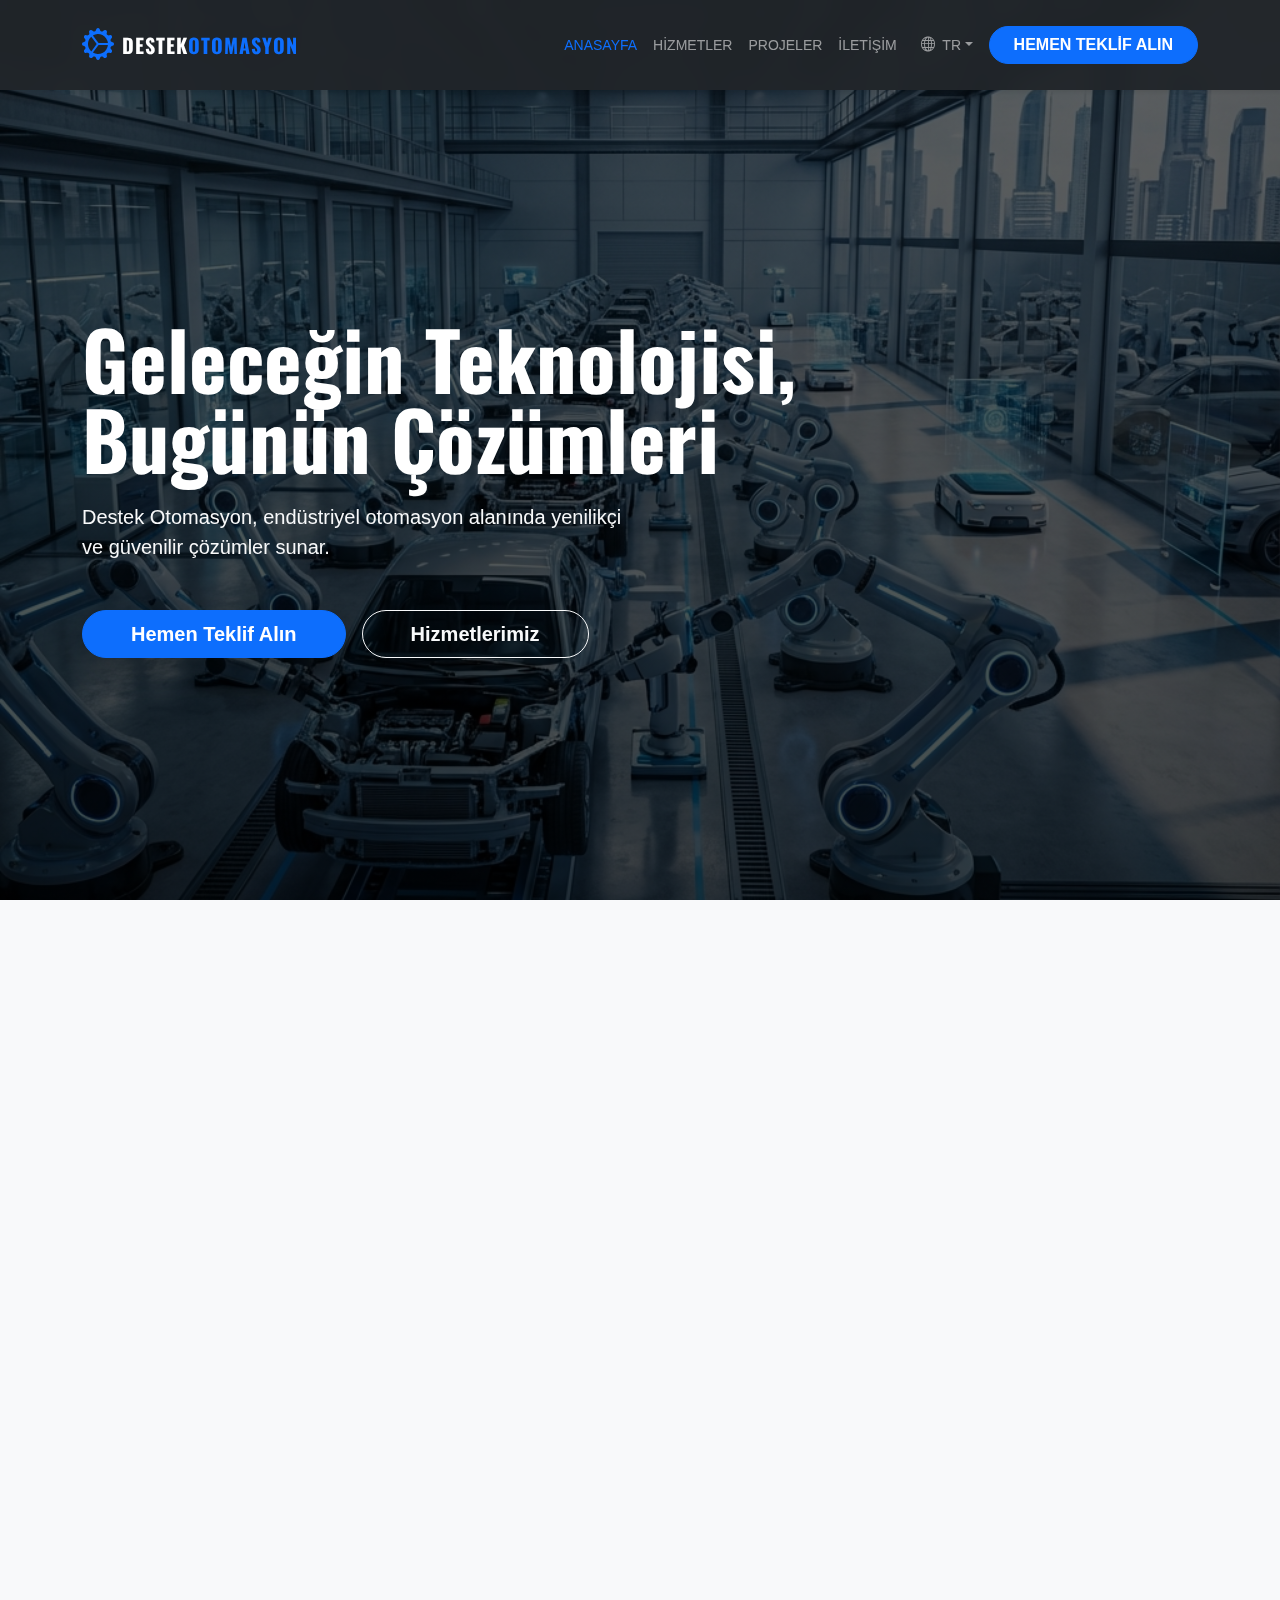
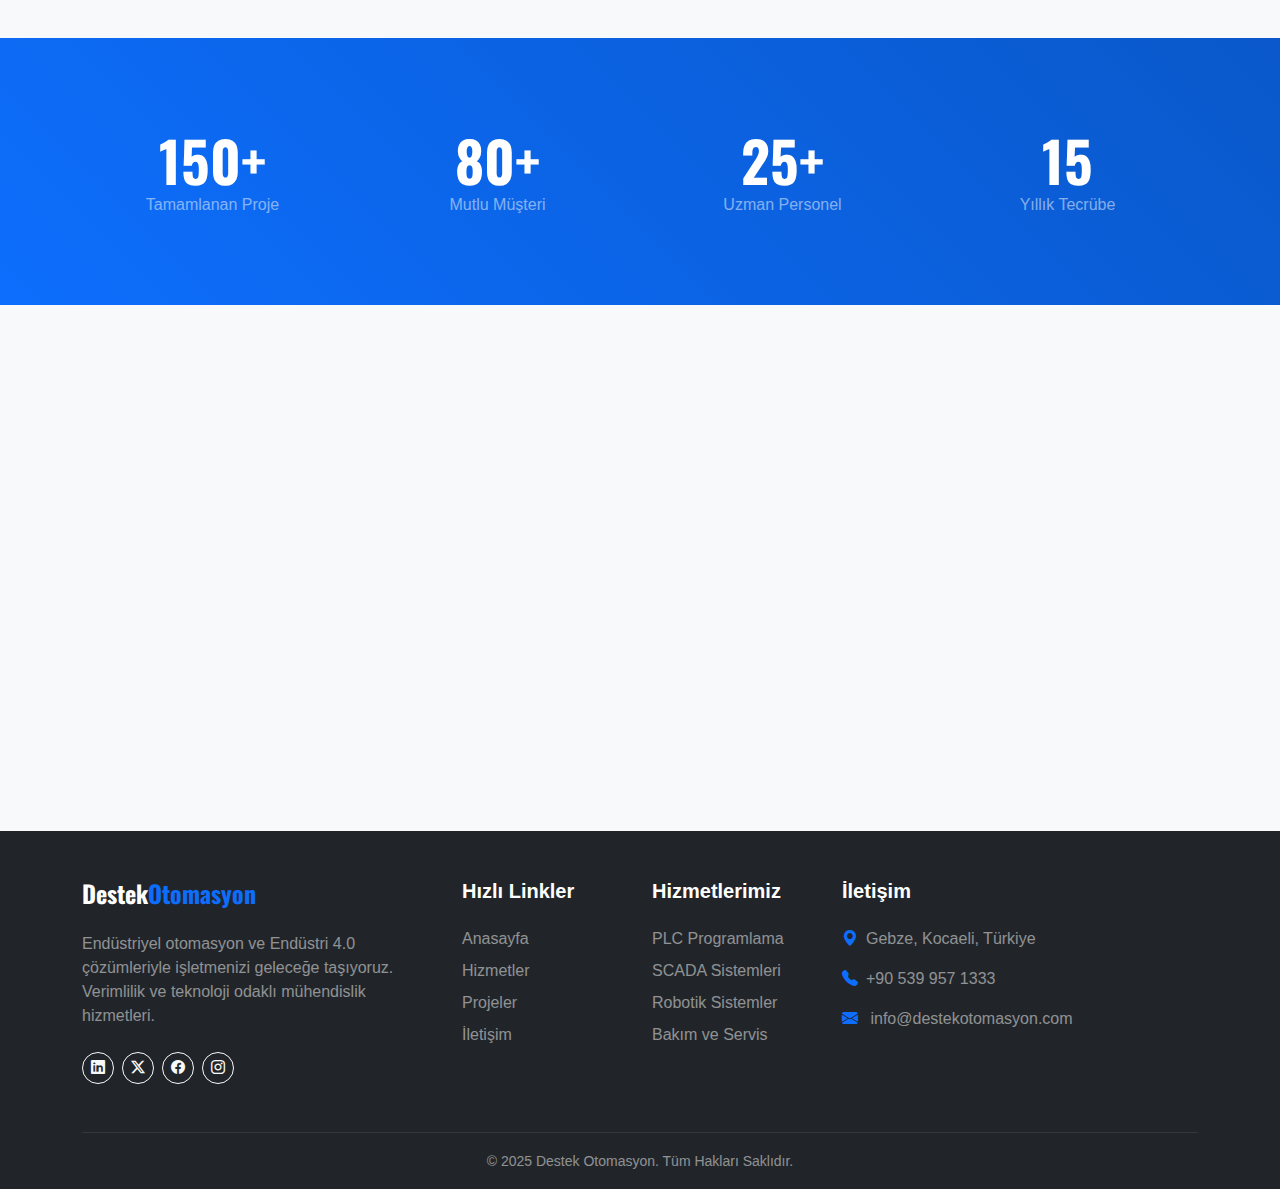
<file: index.html>
<!DOCTYPE html>
<html lang="tr">

<head>
    <meta charset="UTF-8">
    <meta name="viewport" content="width=device-width, initial-scale=1.0">
    <title>Destek Otomasyon | Endüstriyel Çözümler</title>
    <!-- Bootstrap CSS -->
    <link href="https://cdn.jsdelivr.net/npm/bootstrap@5.3.3/dist/css/bootstrap.min.css" rel="stylesheet">
    <!-- Google Fonts -->
    <link
        href="https://fonts.googleapis.com/css2?family=Inter:wght@300;400;600;700&family=Oswald:wght@400;500;700&display=swap"
        rel="stylesheet">
    <!-- Bootstrap Icons -->
    <link rel="stylesheet" href="https://cdn.jsdelivr.net/npm/bootstrap-icons@1.11.3/font/bootstrap-icons.min.css">
    <!-- AOS Animation -->
    <link href="https://unpkg.com/aos@2.3.1/dist/aos.css" rel="stylesheet">
    <!-- Custom Styles -->
    <link rel="stylesheet" href="styles.css">
    <!-- Languages -->
    <script src="languages.js"></script>
</head>

<body class="bg-light d-flex flex-column min-vh-100">

    <!-- Navbar Placeholder -->
    <div id="navbar-placeholder"></div>

    <!-- Hero Section -->
    <header id="home" class="min-vh-100 d-flex align-items-center position-relative text-white"
        style="background: linear-gradient(rgba(0,0,0,0.6), rgba(0,0,0,0.7)), url('img/hero-bg.png') center/cover no-repeat; margin-top: -76px; padding-top: 76px;">
        <div class="container position-relative z-2">
            <div class="row">
                <div class="col-lg-8" data-aos="fade-up" data-aos-duration="1000">
                    <h1 class="display-1 fw-bold mb-4 lh-1" style="font-family: 'Oswald', sans-serif;"
                        data-i18n="heroTitle">Geleceğin Teknolojisi, Bugünün Çözümleri</h1>
                    <p class="lead text-light mb-5 w-75 opacity-90" data-i18n="heroSubtitle">Destek Otomasyon,
                        endüstriyel otomasyon alanında yenilikçi ve güvenilir çözümler sunar.</p>
                    <div class="d-flex gap-3 flex-wrap">
                        <a href="iletisim.html" class="btn btn-primary btn-lg rounded-pill px-5 fw-bold shadow-lg"
                            data-i18n="heroBtnQuote">Hemen Teklif Alın
                            <i class="bi bi-arrow-right ms-2"></i></a>
                        <a href="hizmetler.html"
                            class="btn btn-outline-light btn-lg rounded-pill px-5 fw-bold backdrop-blur"
                            data-i18n="heroBtnServices">Hizmetlerimiz</a>
                    </div>
                </div>
            </div>
        </div>
    </header>

    <!-- About Teaser -->
    <section class="py-5">
        <div class="container py-5">
            <div class="row align-items-center gy-5">
                <div class="col-lg-6" data-aos="fade-right">
                    <div class="position-relative">
                        <img src="img/service-plc.png" alt="Destek Otomasyon - PLC ve Otomasyon Sistemleri"
                            class="img-fluid rounded-4 shadow-lg">
                        <div class="position-absolute bottom-0 end-0 bg-white p-4 rounded-4 shadow m-4 text-center glass-card"
                            style="min-width: 160px;">
                            <span class="d-block display-4 fw-bold lh-1 text-primary"
                                style="font-family: 'Oswald', sans-serif;">15+</span>
                            <span class="small text-uppercase fw-bold text-dark"
                                data-i18n="statsExperience">Yıllık<br>Tecrübe</span>
                        </div>
                    </div>
                </div>
                <div class="col-lg-6" data-aos="fade-left">
                    <h6 class="text-primary fw-bold text-uppercase letter-spacing-2" data-i18n="aboutTitle">Hakkımızda
                    </h6>
                    <h2 class="display-5 fw-bold mb-4" style="font-family: 'Oswald', sans-serif;"
                        data-i18n="whyUsTitle">Endüstriyel Çözüm Ortağınız</h2>
                    <div class="section-separator mb-4"></div>
                    <p class="lead text-secondary mb-4" data-i18n="aboutText">Destek Otomasyon, sektördeki derin
                        tecrübesi ve uzman kadrosuyla, müşterilerinin verimliliğini artıran, maliyetlerini düşüren ve
                        üretim süreçlerini optimize eden anahtar teslim otomasyon projeleri geliştirmektedir.</p>
                    <a href="hizmetler.html" class="btn btn-dark rounded-pill px-5 py-3 fw-bold shadow"
                        data-i18n="aboutBtnMore">Daha Fazla Bilgi</a>
                </div>
            </div>
        </div>
    </section>

    <!-- Stats Section -->
    <section class="py-5 bg-primary text-white position-relative overflow-hidden stats-section">
        <div class="position-absolute top-0 start-0 w-100 h-100"
            style="background: linear-gradient(45deg, #0d6efd, #0a58ca); opacity: 0.9;"></div>
        <div class="container position-relative z-2 py-4">
            <div class="row text-center gy-5">
                <div class="col-md-3 col-6">
                    <div class="p-3">
                        <h2 class="display-4 fw-bold mb-0 counter" style="font-family: 'Oswald', sans-serif;">150+</h2>
                        <p class="text-white-50 mb-0 fw-medium" data-i18n="statsProject">Tamamlanan Proje</p>
                    </div>
                </div>
                <div class="col-md-3 col-6">
                    <div class="p-3">
                        <h2 class="display-4 fw-bold mb-0 counter" style="font-family: 'Oswald', sans-serif;">80+</h2>
                        <p class="text-white-50 mb-0 fw-medium" data-i18n="statsCustomer">Mutlu Müşteri</p>
                    </div>
                </div>
                <div class="col-md-3 col-6">
                    <div class="p-3">
                        <h2 class="display-4 fw-bold mb-0 counter" style="font-family: 'Oswald', sans-serif;">25+</h2>
                        <p class="text-white-50 mb-0 fw-medium">Uzman Personel</p>
                    </div>
                </div>
                <div class="col-md-3 col-6">
                    <div class="p-3">
                        <h2 class="display-4 fw-bold mb-0 counter" style="font-family: 'Oswald', sans-serif;">15</h2>
                        <p class="text-white-50 mb-0 fw-medium" data-i18n="statsExperience">Yıllık Deneyim</p>
                    </div>
                </div>
            </div>
        </div>
    </section>

    <!-- CTA Section -->
    <section class="py-5">
        <div class="container py-5">
            <div class="bg-dark text-white rounded-5 p-5 text-center position-relative overflow-hidden shadow-lg"
                data-aos="zoom-in"
                style="background: linear-gradient(rgba(0,0,0,0.8), rgba(0,0,0,0.8)), url('https://images.pexels.com/photos/265087/pexels-photo-265087.jpeg?auto=compress&cs=tinysrgb&w=1260&h=750&dpr=1') center/cover;">
                <div class="position-relative z-2">
                    <h2 class="display-5 fw-bold mb-4" style="font-family: 'Oswald', sans-serif;" data-i18n="ctaTitle">
                        Projenizi Hayata Geçirmeye Hazır mısınız?</h2>
                    <p class="lead text-white-50 mb-5 mx-auto" style="max-width: 600px;" data-i18n="ctaSubtitle">
                        Fikrinizi, projenizi veya ihtiyacınızı bizimle paylaşın, size özel çözümler üretelim.</p>
                    <div class="d-flex justify-content-center gap-3 flex-wrap">
                        <a href="iletisim.html" class="btn btn-primary btn-lg rounded-pill px-5 fw-bold shadow"
                            data-i18n="ctaButton">Hemen İletişime Geçin</a>
                    </div>
                </div>
            </div>
        </div>
    </section>

    <!-- Footer Placeholder -->
    <div id="footer-placeholder"></div>

    <!-- Scripts -->
    <script src="https://cdn.jsdelivr.net/npm/bootstrap@5.3.3/dist/js/bootstrap.bundle.min.js"></script>
    <script src="https://unpkg.com/aos@2.3.1/dist/aos.js"></script>
    <script src="main.js"></script>
    <script>
        AOS.init({
            once: true,
            offset: 100,
            duration: 800
        });
    </script>
</body>

</html>
</file>
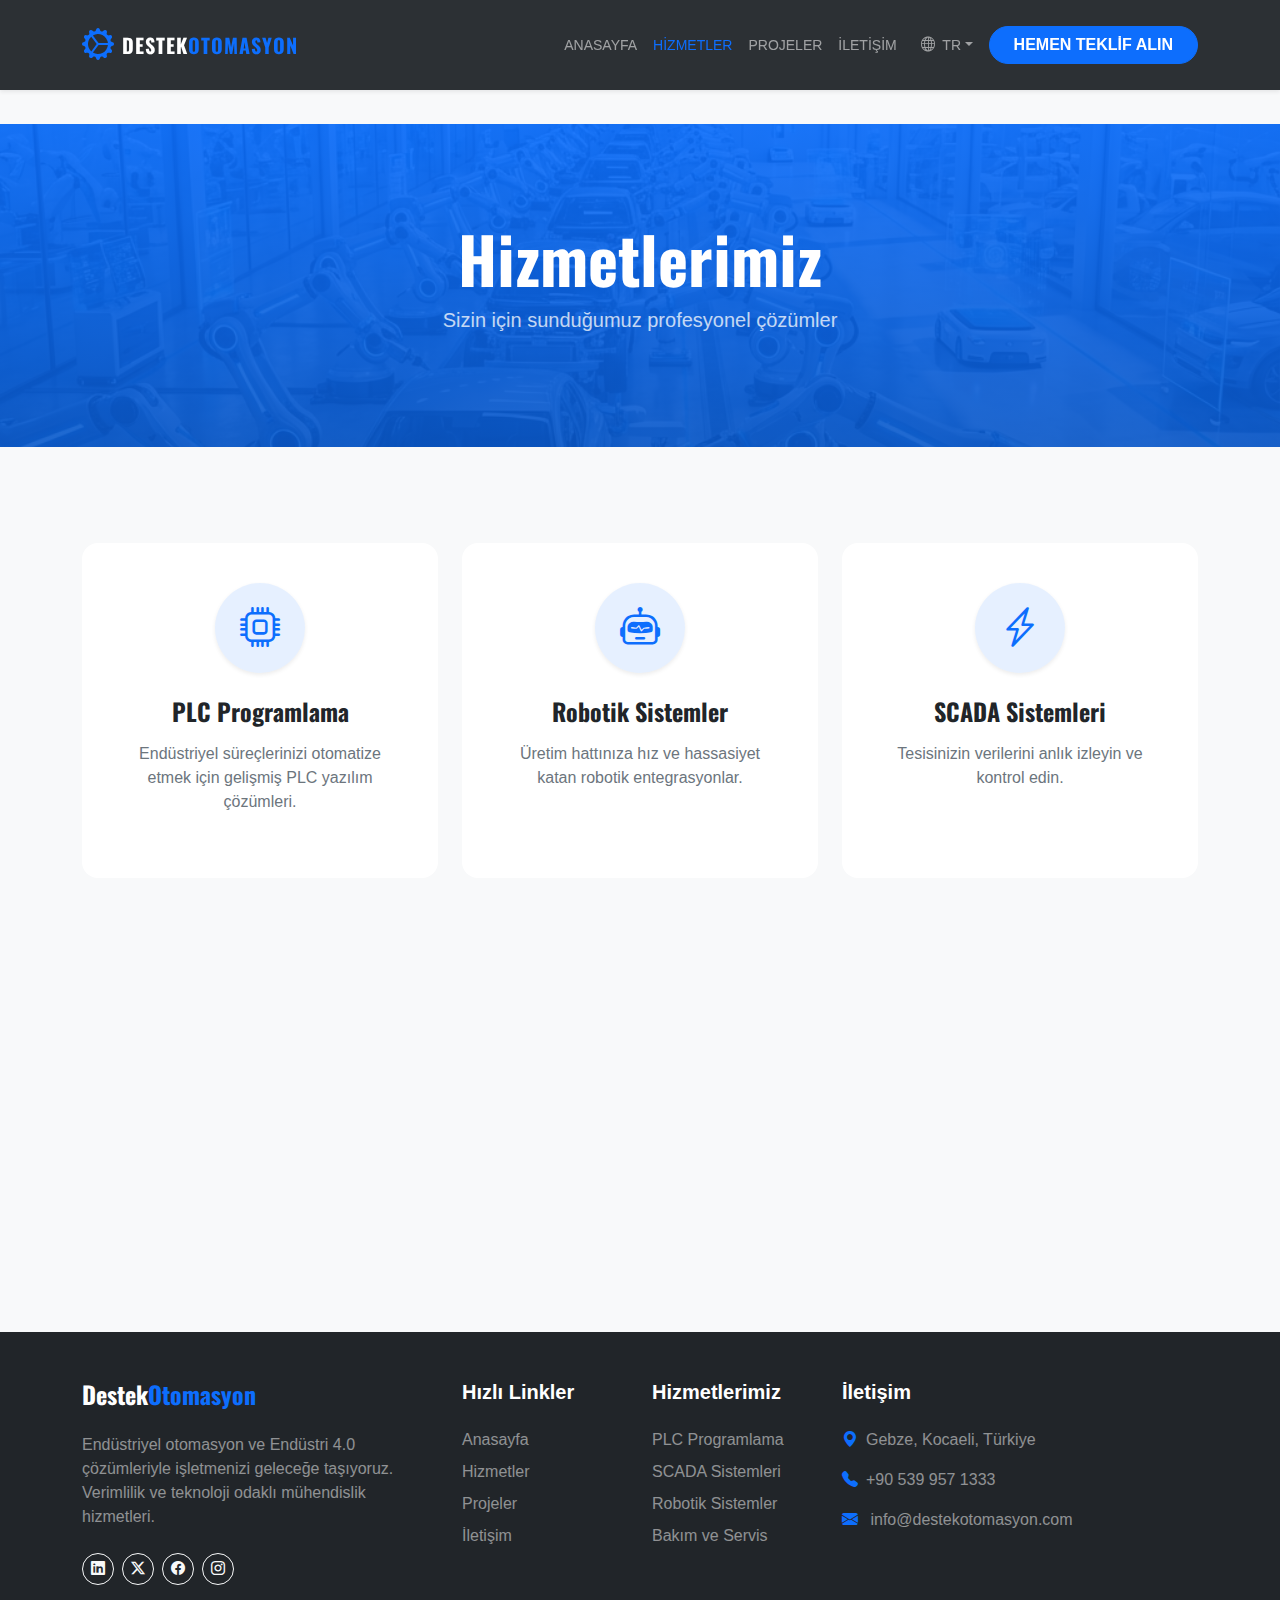
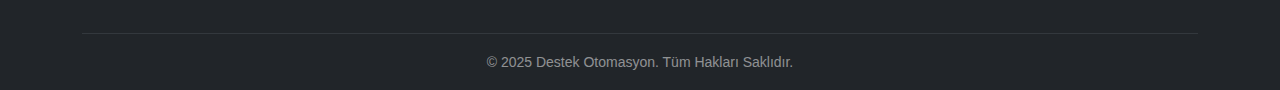
<file: hizmetler.html>
<!DOCTYPE html>
<html lang="tr">

<head>
    <meta charset="UTF-8">
    <meta name="viewport" content="width=device-width, initial-scale=1.0">
    <title data-i18n="servicesPageTitle">Hizmetlerimiz | Destek Otomasyon</title>
    <!-- Bootstrap CSS -->
    <link href="https://cdn.jsdelivr.net/npm/bootstrap@5.3.3/dist/css/bootstrap.min.css" rel="stylesheet">
    <!-- Google Fonts -->
    <link
        href="https://fonts.googleapis.com/css2?family=Inter:wght@300;400;600;700&family=Oswald:wght@400;500;700&display=swap"
        rel="stylesheet">
    <!-- Bootstrap Icons -->
    <link rel="stylesheet" href="https://cdn.jsdelivr.net/npm/bootstrap-icons@1.11.3/font/bootstrap-icons.min.css">
    <!-- AOS Animation -->
    <link href="https://unpkg.com/aos@2.3.1/dist/aos.css" rel="stylesheet">
    <!-- Custom Styles -->
    <link rel="stylesheet" href="styles.css">
    <!-- Languages -->
    <script src="languages.js"></script>
</head>

<body class="bg-light d-flex flex-column min-vh-100">

    <!-- Navbar Placeholder -->
    <div id="navbar-placeholder"></div>

    <!-- Page Header -->
    <header class="position-relative py-5 mt-5 text-white overflow-hidden">
        <div class="position-absolute top-0 start-0 w-100 h-100"
            style="background: linear-gradient(rgba(13, 110, 253, 0.9), rgba(10, 88, 202, 0.9)), url('img/hero-bg.png') center/cover; z-index: -1;">
        </div>
        <div class="container py-5 text-center position-relative z-1">
            <h1 class="display-3 fw-bold" style="font-family: 'Oswald', sans-serif;" data-i18n="servicesPageTitle">
                Hizmetlerimiz</h1>
            <p class="lead opacity-75" data-i18n="servicesPageSubtitle">Sizin için sunduğumuz profesyonel çözümler</p>
        </div>
    </header>

    <!-- Services Grid -->
    <section class="py-5">
        <div class="container py-5">
            <div class="row g-4">
                <!-- Service 1 -->
                <div class="col-md-4" data-aos="fade-up" data-aos-delay="100">
                    <div class="card glass-card h-100 border-0 rounded-4 p-4">
                        <div class="card-body text-center">
                            <div class="d-inline-flex align-items-center justify-content-center bg-primary bg-opacity-10 text-primary rounded-circle mb-4 shadow-sm"
                                style="width: 90px; height: 90px; font-size: 2.5rem;">
                                <i class="bi bi-cpu"></i>
                            </div>
                            <h3 class="h4 fw-bold mb-3" style="font-family: 'Oswald', sans-serif;"
                                data-i18n="service1Title">PLC Programlama</h3>
                            <p class="text-secondary mb-4" data-i18n="service1Text">Endüstriyel süreçlerinizi otomatize
                                etmek için gelişmiş PLC yazılım çözümleri.</p>
                        </div>
                    </div>
                </div>
                <!-- Service 2 -->
                <div class="col-md-4" data-aos="fade-up" data-aos-delay="200">
                    <div class="card glass-card h-100 border-0 rounded-4 p-4">
                        <div class="card-body text-center">
                            <div class="d-inline-flex align-items-center justify-content-center bg-primary bg-opacity-10 text-primary rounded-circle mb-4 shadow-sm"
                                style="width: 90px; height: 90px; font-size: 2.5rem;">
                                <i class="bi bi-robot"></i>
                            </div>
                            <h3 class="h4 fw-bold mb-3" style="font-family: 'Oswald', sans-serif;"
                                data-i18n="service2Title">Robotik Sistemler</h3>
                            <p class="text-secondary mb-4" data-i18n="service2Text">Üretim hattınıza hız ve hassasiyet
                                katan robotik entegrasyonlar.</p>
                        </div>
                    </div>
                </div>
                <!-- Service 3 -->
                <div class="col-md-4" data-aos="fade-up" data-aos-delay="300">
                    <div class="card glass-card h-100 border-0 rounded-4 p-4">
                        <div class="card-body text-center">
                            <div class="d-inline-flex align-items-center justify-content-center bg-primary bg-opacity-10 text-primary rounded-circle mb-4 shadow-sm"
                                style="width: 90px; height: 90px; font-size: 2.5rem;">
                                <i class="bi bi-lightning-charge"></i>
                            </div>
                            <h3 class="h4 fw-bold mb-3" style="font-family: 'Oswald', sans-serif;"
                                data-i18n="service3Title">SCADA Sistemleri</h3>
                            <p class="text-secondary mb-4" data-i18n="service3Text">Tesisinizin verilerini anlık izleyin
                                ve kontrol edin.</p>
                        </div>
                    </div>
                </div>
                <!-- Service 4 -->
                <div class="col-md-4" data-aos="fade-up" data-aos-delay="400">
                    <div class="card glass-card h-100 border-0 rounded-4 p-4">
                        <div class="card-body text-center">
                            <div class="d-inline-flex align-items-center justify-content-center bg-primary bg-opacity-10 text-primary rounded-circle mb-4 shadow-sm"
                                style="width: 90px; height: 90px; font-size: 2.5rem;">
                                <i class="bi bi-gear"></i>
                            </div>
                            <h3 class="h4 fw-bold mb-3" style="font-family: 'Oswald', sans-serif;"
                                data-i18n="service4Title">Makine Otomasyonu</h3>
                            <p class="text-secondary mb-4" data-i18n="service4Text">Özel makine imalatı ve
                                modernizasyonu için otomasyon desteği.</p>
                        </div>
                    </div>
                </div>
                <!-- Service 5 -->
                <div class="col-md-4" data-aos="fade-up" data-aos-delay="500">
                    <div class="card glass-card h-100 border-0 rounded-4 p-4">
                        <div class="card-body text-center">
                            <div class="d-inline-flex align-items-center justify-content-center bg-primary bg-opacity-10 text-primary rounded-circle mb-4 shadow-sm"
                                style="width: 90px; height: 90px; font-size: 2.5rem;">
                                <i class="bi bi-tools"></i>
                            </div>
                            <h3 class="h4 fw-bold mb-3" style="font-family: 'Oswald', sans-serif;"
                                data-i18n="service5Title">Enerji Verimliliği</h3>
                            <p class="text-secondary mb-4" data-i18n="service5Text">Enerji tüketimini optimize eden
                                akıllı sistemler.</p>
                        </div>
                    </div>
                </div>
                <!-- Service 6 -->
                <div class="col-md-4" data-aos="fade-up" data-aos-delay="600">
                    <div class="card glass-card h-100 border-0 rounded-4 p-4">
                        <div class="card-body text-center">
                            <div class="d-inline-flex align-items-center justify-content-center bg-primary bg-opacity-10 text-primary rounded-circle mb-4 shadow-sm"
                                style="width: 90px; height: 90px; font-size: 2.5rem;">
                                <i class="bi bi-graph-up"></i>
                            </div>
                            <h3 class="h4 fw-bold mb-3" style="font-family: 'Oswald', sans-serif;"
                                data-i18n="service6Title">Bakım ve Servis</h3>
                            <p class="text-secondary mb-4" data-i18n="service6Text">Sistemlerinizin kesintisiz çalışması
                                için periyodik bakım hizmetleri.</p>
                        </div>
                    </div>
                </div>
            </div>
        </div>
    </section>

    <!-- Footer Placeholder -->
    <div id="footer-placeholder"></div>

    <!-- Scripts -->
    <script src="https://cdn.jsdelivr.net/npm/bootstrap@5.3.3/dist/js/bootstrap.bundle.min.js"></script>
    <script src="https://unpkg.com/aos@2.3.1/dist/aos.js"></script>
    <script src="main.js"></script>
    <script>
        AOS.init({
            once: true,
            offset: 100,
            duration: 800
        });
    </script>
</body>

</html>
</file>
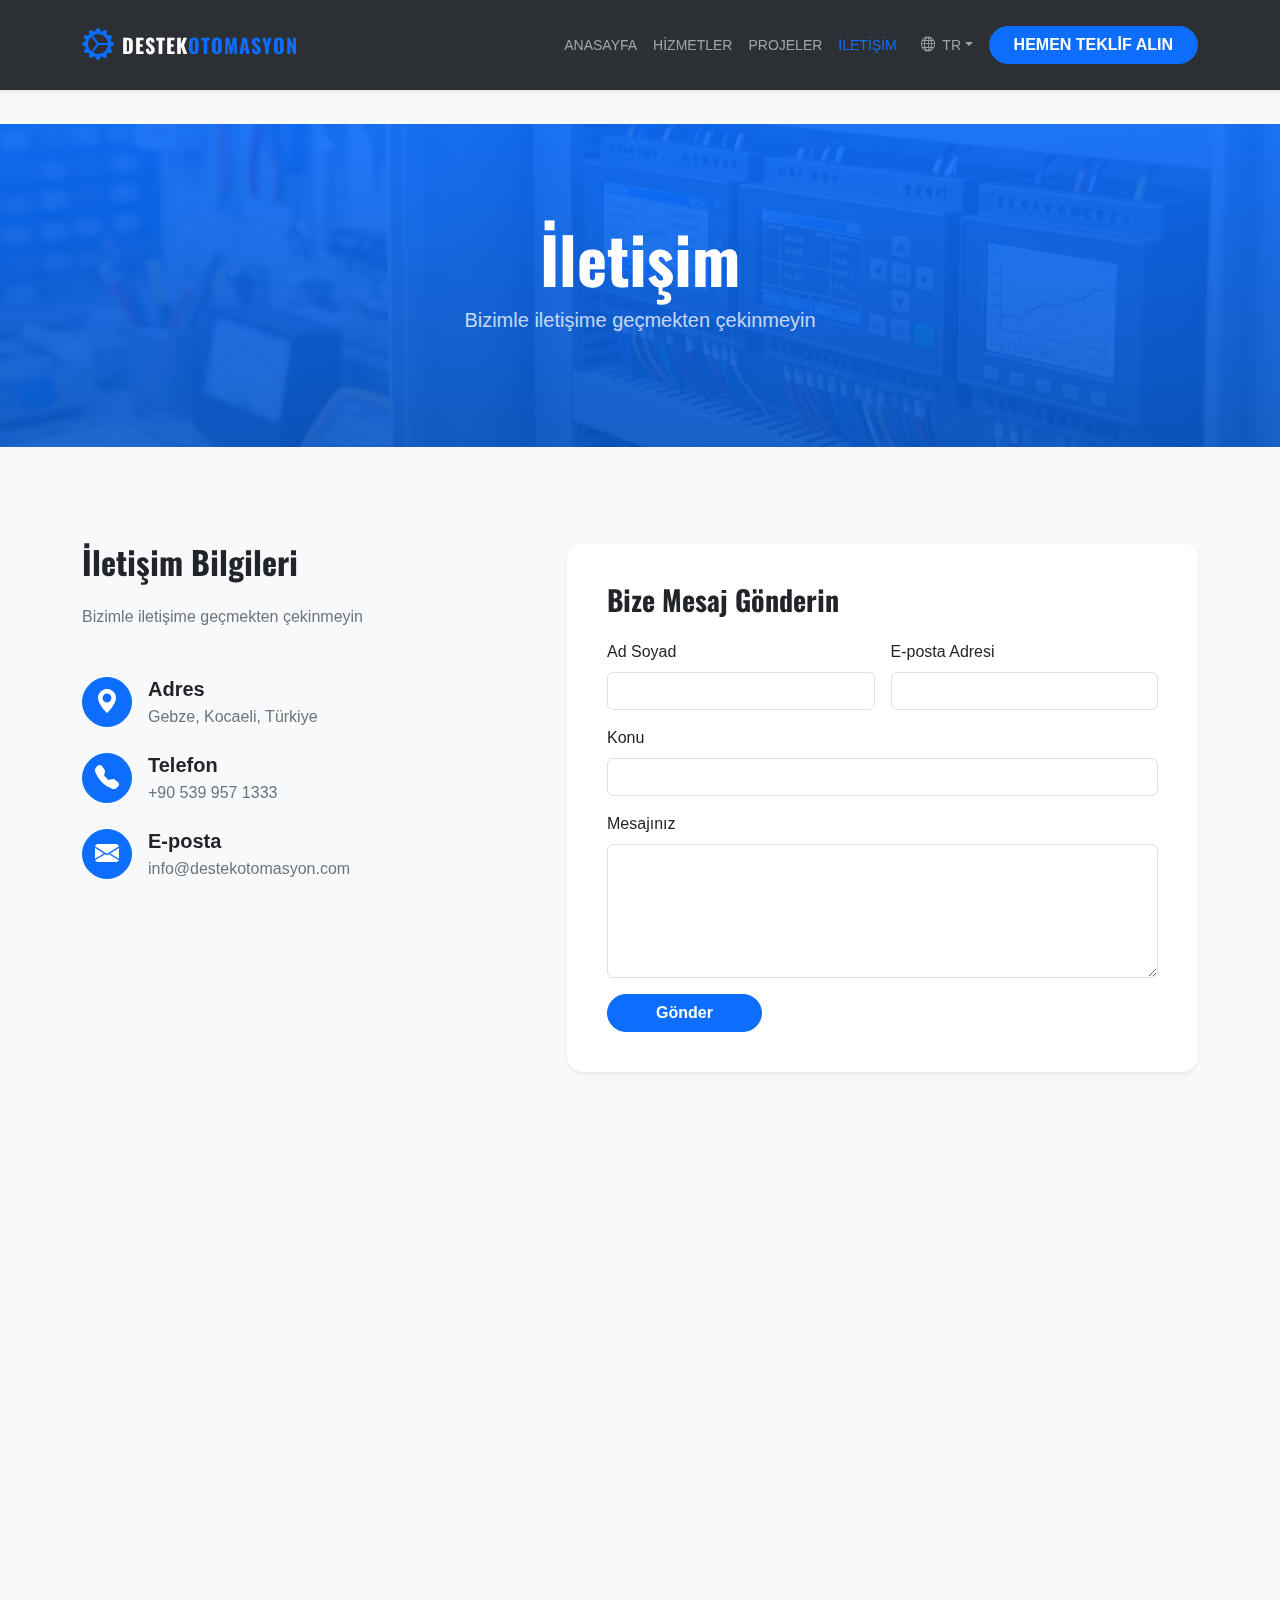
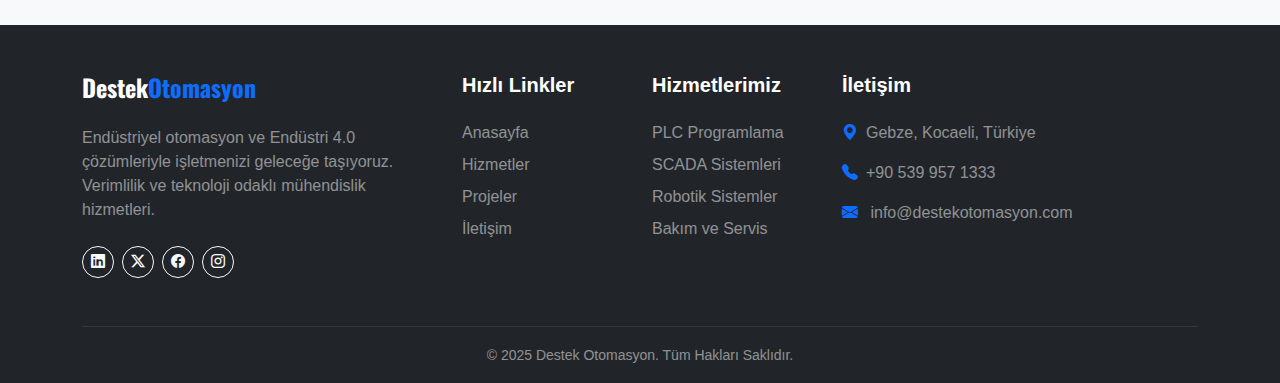
<file: iletisim.html>
<!DOCTYPE html>
<html lang="tr">

<head>
    <meta charset="UTF-8">
    <meta name="viewport" content="width=device-width, initial-scale=1.0">
    <title data-i18n="contactPageTitle">İletişim | Destek Otomasyon</title>
    <!-- Bootstrap CSS -->
    <link href="https://cdn.jsdelivr.net/npm/bootstrap@5.3.3/dist/css/bootstrap.min.css" rel="stylesheet">
    <!-- Google Fonts -->
    <link
        href="https://fonts.googleapis.com/css2?family=Inter:wght@300;400;600;700&family=Oswald:wght@400;500;700&display=swap"
        rel="stylesheet">
    <!-- Bootstrap Icons -->
    <link rel="stylesheet" href="https://cdn.jsdelivr.net/npm/bootstrap-icons@1.11.3/font/bootstrap-icons.min.css">
    <!-- AOS Animation -->
    <link href="https://unpkg.com/aos@2.3.1/dist/aos.css" rel="stylesheet">
    <!-- Custom Styles -->
    <link rel="stylesheet" href="styles.css">
    <!-- Languages -->
    <script src="languages.js"></script>
</head>

<body class="bg-light d-flex flex-column min-vh-100">

    <!-- Navbar Placeholder -->
    <div id="navbar-placeholder"></div>

    <!-- Page Header -->
    <header class="position-relative py-5 mt-5 text-white overflow-hidden">
        <div class="position-absolute top-0 start-0 w-100 h-100"
            style="background: linear-gradient(rgba(13, 110, 253, 0.9), rgba(10, 88, 202, 0.9)), url('img/service-plc.png') center/cover; z-index: -1;">
        </div>
        <div class="container py-5 text-center position-relative z-1">
            <h1 class="display-3 fw-bold" style="font-family: 'Oswald', sans-serif;" data-i18n="contactPageTitle">
                İletişim</h1>
            <p class="lead opacity-75" data-i18n="contactPageSubtitle">Bizimle iletişime geçmekten çekinmeyin</p>
        </div>
    </header>

    <!-- Contact Content -->
    <section class="py-5">
        <div class="container py-5">
            <div class="row g-5">
                <div class="col-lg-5" data-aos="fade-right">
                    <h2 class="fw-bold mb-4" style="font-family: 'Oswald', sans-serif;" data-i18n="contactInfoTitle">
                        İletişim Bilgileri</h2>
                    <p class="text-secondary mb-5" data-i18n="contactPageSubtitle">Bizimle iletişime geçmekten
                        çekinmeyin</p>

                    <div class="d-flex mb-4">
                        <div class="flex-shrink-0 btn btn-primary rounded-circle d-flex align-items-center justify-content-center"
                            style="width: 50px; height: 50px;">
                            <i class="bi bi-geo-alt-fill fs-4"></i>
                        </div>
                        <div class="ms-3">
                            <h5 class="fw-bold mb-1" data-i18n="contactAddressTitle">Adres</h5>
                            <p class="text-secondary mb-0" data-i18n="contactInfoAddress">Gebze, Kocaeli, Türkiye</p>
                        </div>
                    </div>

                    <div class="d-flex mb-4">
                        <div class="flex-shrink-0 btn btn-primary rounded-circle d-flex align-items-center justify-content-center"
                            style="width: 50px; height: 50px;">
                            <i class="bi bi-telephone-fill fs-4"></i>
                        </div>
                        <div class="ms-3">
                            <h5 class="fw-bold mb-1" data-i18n="contactPhoneTitle">Telefon</h5>
                            <p class="text-secondary mb-0" data-i18n="phone">+90 539 957 1333</p>
                        </div>
                    </div>

                    <div class="d-flex mb-4">
                        <div class="flex-shrink-0 btn btn-primary rounded-circle d-flex align-items-center justify-content-center"
                            style="width: 50px; height: 50px;">
                            <i class="bi bi-envelope-fill fs-4"></i>
                        </div>
                        <div class="ms-3">
                            <h5 class="fw-bold mb-1" data-i18n="contactEmailTitle">E-posta</h5>
                            <p class="text-secondary mb-0">info@destekotomasyon.com</p>
                        </div>
                    </div>
                </div>

                <div class="col-lg-7" data-aos="fade-left">
                    <div class="card border-0 shadow-sm p-4 rounded-4">
                        <div class="card-body">
                            <h3 class="fw-bold mb-4" style="font-family: 'Oswald', sans-serif;"
                                data-i18n="contactFormTitle">Bize Mesaj Gönderin</h3>
                            <form>
                                <div class="row g-3">
                                    <div class="col-md-6">
                                        <label for="name" class="form-label" data-i18n="contactFormName">Ad
                                            Soyad</label>
                                        <input type="text" class="form-control" id="name" required>
                                    </div>
                                    <div class="col-md-6">
                                        <label for="email" class="form-label" data-i18n="contactFormEmail">E-posta
                                            Adresi</label>
                                        <input type="email" class="form-control" id="email" required>
                                    </div>
                                    <div class="col-12">
                                        <label for="subject" class="form-label"
                                            data-i18n="contactFormSubject">Konu</label>
                                        <input type="text" class="form-control" id="subject" required>
                                    </div>
                                    <div class="col-12">
                                        <label for="message" class="form-label"
                                            data-i18n="contactFormMessage">Mesajınız</label>
                                        <textarea class="form-control" id="message" rows="5" required></textarea>
                                    </div>
                                    <div class="col-12">
                                        <button type="submit" class="btn btn-primary rounded-pill px-5 fw-bold"
                                            data-i18n="contactFormButton">Gönder</button>
                                    </div>
                                </div>
                            </form>
                        </div>
                    </div>
                </div>
            </div>
        </div>
    </section>

    <!-- Map Section -->
    <section class="bg-light">
        <iframe
            src="https://www.google.com/maps/embed?pb=!1m18!1m12!1m3!1d3008.9633698339308!2d28.7979!3d41.0679!2m3!1f0!2f0!3f0!3m2!1i1024!2i768!4f13.1!3m3!1m2!1s0x0%3A0x0!2zNDHCsDA0JzA0LjQiTiAyOMKwNDcnNTIuNCJF!5e0!3m2!1str!2str!4v1635780000000!5m2!1str!2str"
            width="100%" height="450" style="border:0;" allowfullscreen="" loading="lazy"></iframe>
    </section>

    <!-- Footer Placeholder -->
    <div id="footer-placeholder"></div>

    <!-- Scripts -->
    <script src="https://cdn.jsdelivr.net/npm/bootstrap@5.3.3/dist/js/bootstrap.bundle.min.js"></script>
    <script src="https://unpkg.com/aos@2.3.1/dist/aos.js"></script>
    <script src="main.js"></script>
    <script>
        AOS.init({
            once: true,
            offset: 100,
            duration: 800
        });
    </script>
</body>

</html>
</file>
<file: styles.css>
/* Modern ve Bootstrap Uyumlu Stiller */
:root {
    --bs-primary-rgb: 13, 110, 253;
    --bs-secondary-rgb: 108, 117, 125;
    --primary-color: #0d6efd;
    --secondary-color: #0a58ca;
    --dark-color: #212529;
    --light-color: #f8f9fa;
    --white-color: #ffffff;
    --font-main: 'Segoe UI', Roboto, "Helvetica Neue", Arial, sans-serif;
    --card-shadow: 0 0.5rem 1rem rgba(0, 0, 0, 0.15);
    --card-hover-shadow: 0 1rem 3rem rgba(0, 0, 0, 0.175);
}

body {
    font-family: var(--font-main);
    padding-top: 76px; /* Navbar yüksekliğine göre ayarlandı */
    color: var(--dark-color);
    background-color: #fdfdfd;
}

/* Navbar Özelleştirmeleri */
.navbar {
    background-color: rgba(33, 37, 41, 0.95) !important; /* Hafif saydam */
    backdrop-filter: blur(10px);
    transition: all 0.3s ease-in-out;
}

.nav-link {
    font-weight: 500;
    transition: color 0.2s ease;
}

.nav-link:hover, .nav-link.active {
    color: var(--primary-color) !important;
}

/* Hero Section */
.hero {
    background: linear-gradient(135deg, rgba(0, 0, 0, 0.7) 0%, rgba(13, 110, 253, 0.6) 100%), url('https://images.pexels.com/photos/4386339/pexels-photo-4386339.jpeg?auto=compress&cs=tinysrgb&w=1260&h=750&dpr=1');
    background-size: cover;
    background-position: center;
    background-attachment: fixed; /* Parallax etkisi */
    height: 80vh;
    min-height: 500px;
    display: flex;
    align-items: center;
    justify-content: center;
    color: white;
    text-shadow: 0 2px 4px rgba(0,0,0,0.5);
    position: relative;
}

.hero h1 {
    font-weight: 800;
    letter-spacing: -1px;
    margin-bottom: 1.5rem;
}

.hero p {
    font-size: 1.25rem;
    opacity: 0.9;
}

/* Section Genel */
.section {
    padding: 5rem 0;
}

.section-title {
    font-weight: 700;
    color: var(--dark-color);
    margin-bottom: 0.5rem;
    position: relative;
    display: inline-block;
}

.section-title::after {
    content: '';
    display: block;
    width: 60px;
    height: 3px;
    background: var(--primary-color);
    margin: 10px auto 0;
    border-radius: 2px;
}

/* Kart Tasarımları (Hizmetler & Neden Biz) */
.feature-card, .service-box {
    background: white;
    border-radius: 10px;
    padding: 2rem;
    height: 100%;
    transition: transform 0.3s ease, box-shadow 0.3s ease;
    border: 1px solid rgba(0,0,0,0.05);
}

.feature-card:hover, .service-box:hover {
    transform: translateY(-5px);
    box-shadow: var(--card-hover-shadow);
}

.service-icon, .feature-icon {
    width: 80px;
    height: 80px;
    line-height: 80px;
    text-align: center;
    background: rgba(13, 110, 253, 0.1);
    border-radius: 50%;
    color: var(--primary-color);
    font-size: 2.5rem;
    margin: 0 auto 1.5rem;
    transition: background 0.3s ease, color 0.3s ease;
}

.feature-card:hover .feature-icon, 
.service-box:hover .service-icon {
    background: var(--primary-color);
    color: white;
}

/* Proje Kartları */
.project-card {
    position: relative;
    border-radius: 12px;
    overflow: hidden;
    box-shadow: var(--card-shadow);
    cursor: pointer;
}

.project-img {
    width: 100%;
    height: 300px;
    object-fit: cover;
    transition: transform 0.5s ease;
}

.project-card:hover .project-img {
    transform: scale(1.1);
}

.project-overlay {
    position: absolute;
    top: 0;
    left: 0;
    right: 0;
    bottom: 0;
    background: rgba(33, 37, 41, 0.85);
    display: flex;
    flex-direction: column;
    justify-content: center;
    align-items: center;
    opacity: 0;
    transition: opacity 0.3s ease;
    padding: 2rem;
    text-align: center;
    color: white;
}

.project-card:hover .project-overlay {
    opacity: 1;
}

/* İstatistikler */
.stats-section {
    background: linear-gradient(45deg, #0d6efd, #0a58ca);
    color: white;
    padding: 4rem 0;
}

.stat-item i {
    font-size: 3.5rem;
    opacity: 0.8;
}

.stat-item .counter {
    font-size: 3rem;
    font-weight: 700;
    line-height: 1;
    margin: 10px 0;
}

/* CTA Section */
.cta-section {
    background: linear-gradient(rgba(0, 0, 0, 0.7), rgba(0, 0, 0, 0.7)), url('https://images.pexels.com/photos/265087/pexels-photo-265087.jpeg?auto=compress&cs=tinysrgb&w=1260&h=750&dpr=1');
    background-size: cover;
    background-attachment: fixed;
    padding: 6rem 0;
}

/* Footer */
footer {
    background-color: #212529;
    color: #adb5bd;
}

footer a {
    text-decoration: none;
    transition: color 0.2s ease;
}

footer a:hover {
    color: var(--white-color) !important;
}

/* Responsive */
@media (max-width: 768px) {
    .hero h1 { font-size: 2.5rem; }
    .hero { height: auto; padding: 6rem 0; }
}
</file>
